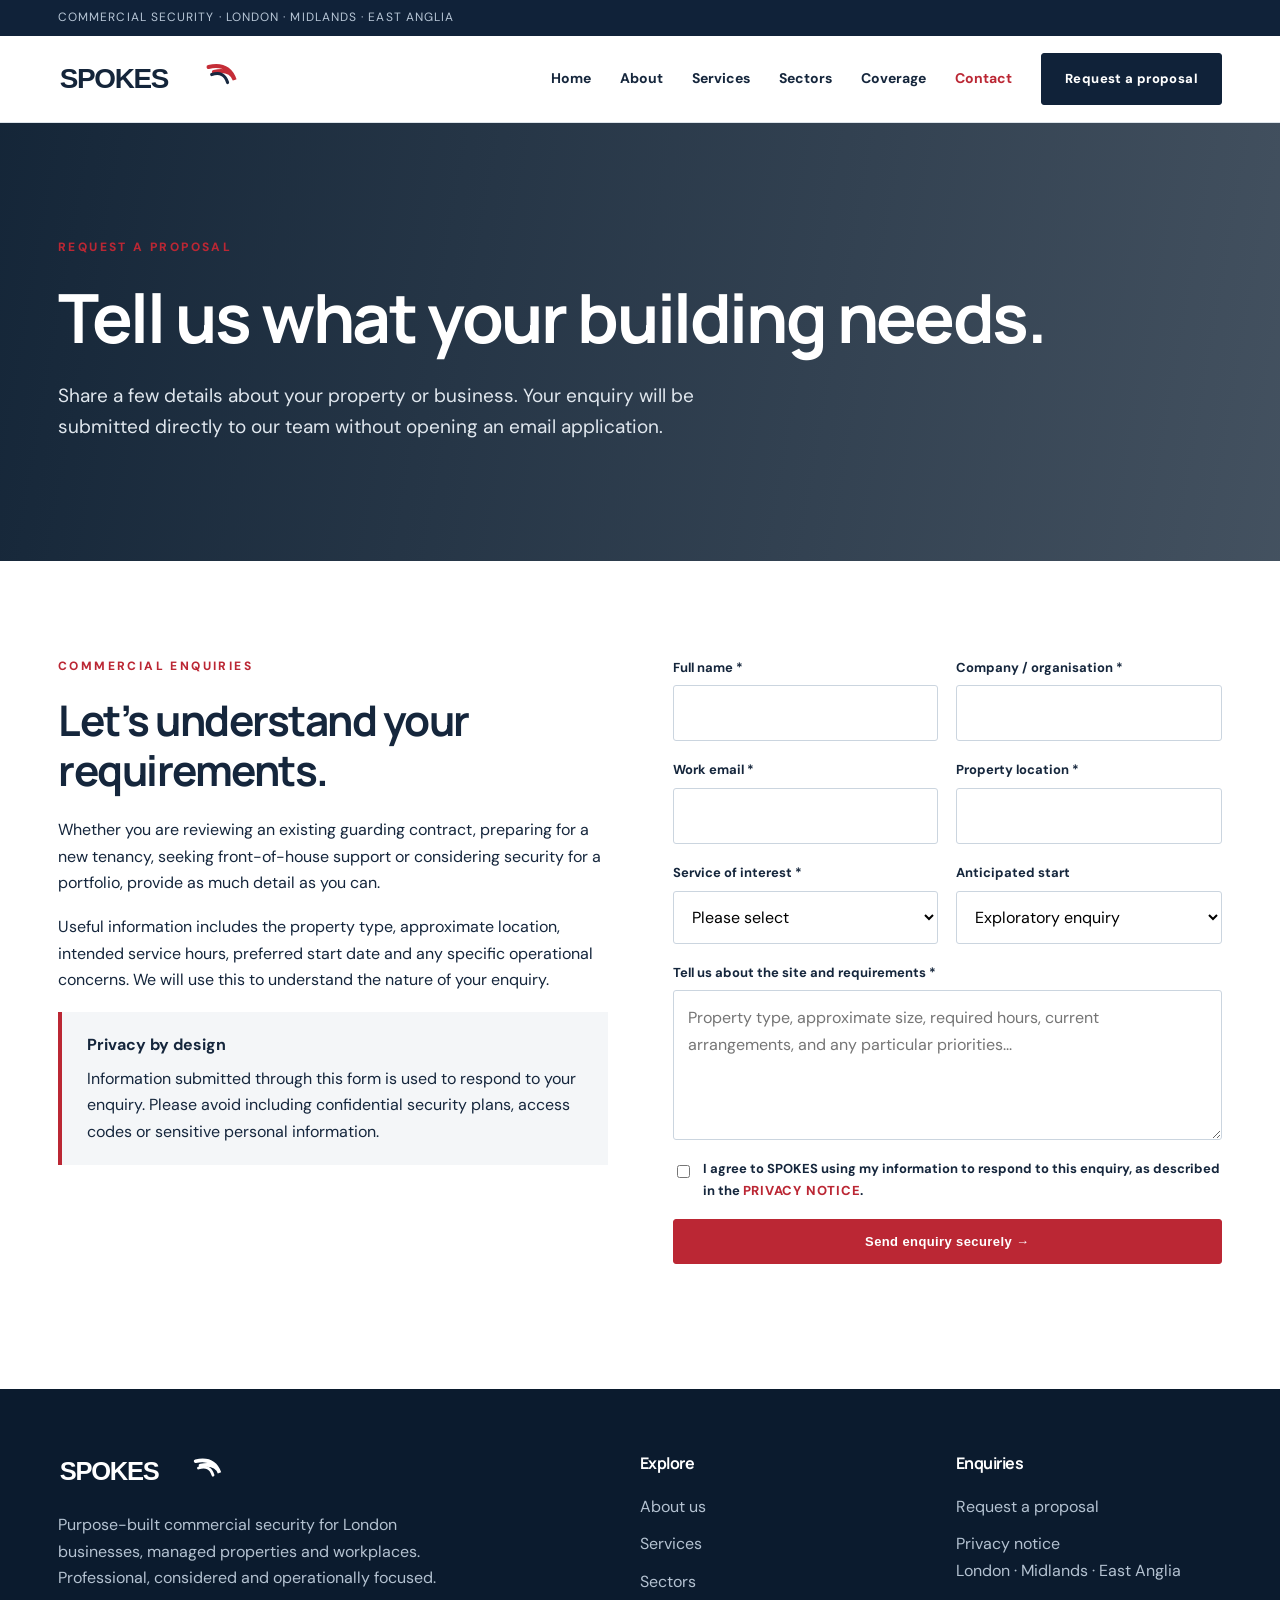
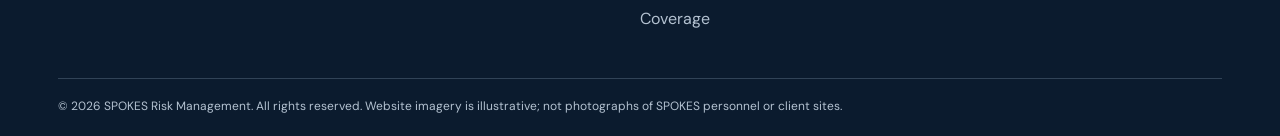
<file: contact/index.html>
<!doctype html><html lang="en-GB"><head><meta charset="utf-8"><meta name="viewport" content="width=device-width,initial-scale=1"><meta name="description" content="Request a corporate security proposal from SPOKES Risk Management."><title>Contact & Proposals | SPOKES Risk Management</title><link rel="icon" href="/favicon.svg" type="image/svg+xml"><link rel="stylesheet" href="/assets/css/styles.css"></head><body><div class="topbar"><div class="container">Commercial security · London · Midlands · East Anglia</div></div><header class="header"><div class="container nav"><a class="brand" href="/" aria-label="SPOKES home"><img src="/images/logo.svg" alt="SPOKES"></a><button class="menu" aria-label="Toggle menu" aria-expanded="false">☰</button><nav class="links" aria-label="Main navigation"><a href="/" >Home</a><a href="/about/" >About</a><a href="/services/" >Services</a><a href="/sectors/" >Sectors</a><a href="/coverage/" >Coverage</a><a href="/contact/" aria-current=page>Contact</a><a class="btn dark" href="/contact/">Request a proposal</a></nav></div></header><main><section class="pagehero"><div class="container"><span class="eyebrow">Request a proposal</span><h1>Tell us what your building needs.</h1><p>Share a few details about your property or business. Your enquiry will be submitted directly to our team without opening an email application.</p></div></section><section class="section"><div class="container split" style="align-items:start"><div><span class="eyebrow">Commercial enquiries</span><h2>Let’s understand your requirements.</h2><p>Whether you are reviewing an existing guarding contract, preparing for a new tenancy, seeking front-of-house support or considering security for a portfolio, provide as much detail as you can.</p><p>Useful information includes the property type, approximate location, intended service hours, preferred start date and any specific operational concerns. We will use this to understand the nature of your enquiry.</p><div class="highlight"><strong>Privacy by design</strong><p style="margin:8px 0 0">Information submitted through this form is used to respond to your enquiry. Please avoid including confidential security plans, access codes or sensitive personal information.</p></div></div><div><form id="enquiry" class="form" method="post" action="/send-enquiry.php"><div class="field"><label for="name">Full name *</label><input id="name" name="name" required maxlength="120" autocomplete="name"></div><div class="field"><label for="company">Company / organisation *</label><input id="company" name="company" required maxlength="160"></div><div class="field"><label for="email">Work email *</label><input id="email" type="email" name="email" required maxlength="180" autocomplete="email"></div><div class="field"><label for="location">Property location *</label><input id="location" name="location" required maxlength="180"></div><div class="field"><label for="service">Service of interest *</label><select id="service" name="service" required><option value="">Please select</option><option>Corporate security / guarding</option><option>Front of house / concierge</option><option>Commercial property protection</option><option>Access control</option><option>Mobile patrols</option><option>Risk review</option><option>Multiple services / other</option></select></div><div class="field"><label for="start">Anticipated start</label><select id="start" name="start"><option>Exploratory enquiry</option><option>As soon as possible</option><option>Within 30 days</option><option>Within 3 months</option><option>Future tender / procurement</option></select></div><div class="field full"><label for="message">Tell us about the site and requirements *</label><textarea id="message" name="message" required minlength="20" maxlength="5000" placeholder="Property type, approximate size, required hours, current arrangements, and any particular priorities..."></textarea></div><div style="position:absolute;left:-9999px" aria-hidden="true"><label>Leave blank<input name="website" tabindex="-1" autocomplete="off"></label></div><div class="field full"><label class="check"><input type="checkbox" required name="consent" value="yes"><span>I agree to SPOKES using my information to respond to this enquiry, as described in the <a class="text-link" href="/privacy/">privacy notice</a>.</span></label></div><div class="field full"><button class="btn" type="submit">Send enquiry securely →</button><div class="formstatus" role="status" aria-live="polite"></div></div></form></div></div></section></main><footer class="foot"><div class="container"><div class="footgrid"><div><a class="brand" href="/"><img src="/images/logo.svg" alt="SPOKES"></a><p style="margin-top:22px;max-width:400px">Purpose-built commercial security for London businesses, managed properties and workplaces. Professional, considered and operationally focused.</p></div><div><h4>Explore</h4><div class="footlinks"><a href="/about/">About us</a><a href="/services/">Services</a><a href="/sectors/">Sectors</a><a href="/coverage/">Coverage</a></div></div><div><h4>Enquiries</h4><div class="footlinks"><a href="/contact/">Request a proposal</a><a href="/privacy/">Privacy notice</a></div><p>London · Midlands · East Anglia</p></div></div><div class="copyright">© 2026 SPOKES Risk Management. All rights reserved. Website imagery is illustrative; not photographs of SPOKES personnel or client sites.</div></div></footer><script src="/assets/js/main.js" defer></script></body></html>
</file>
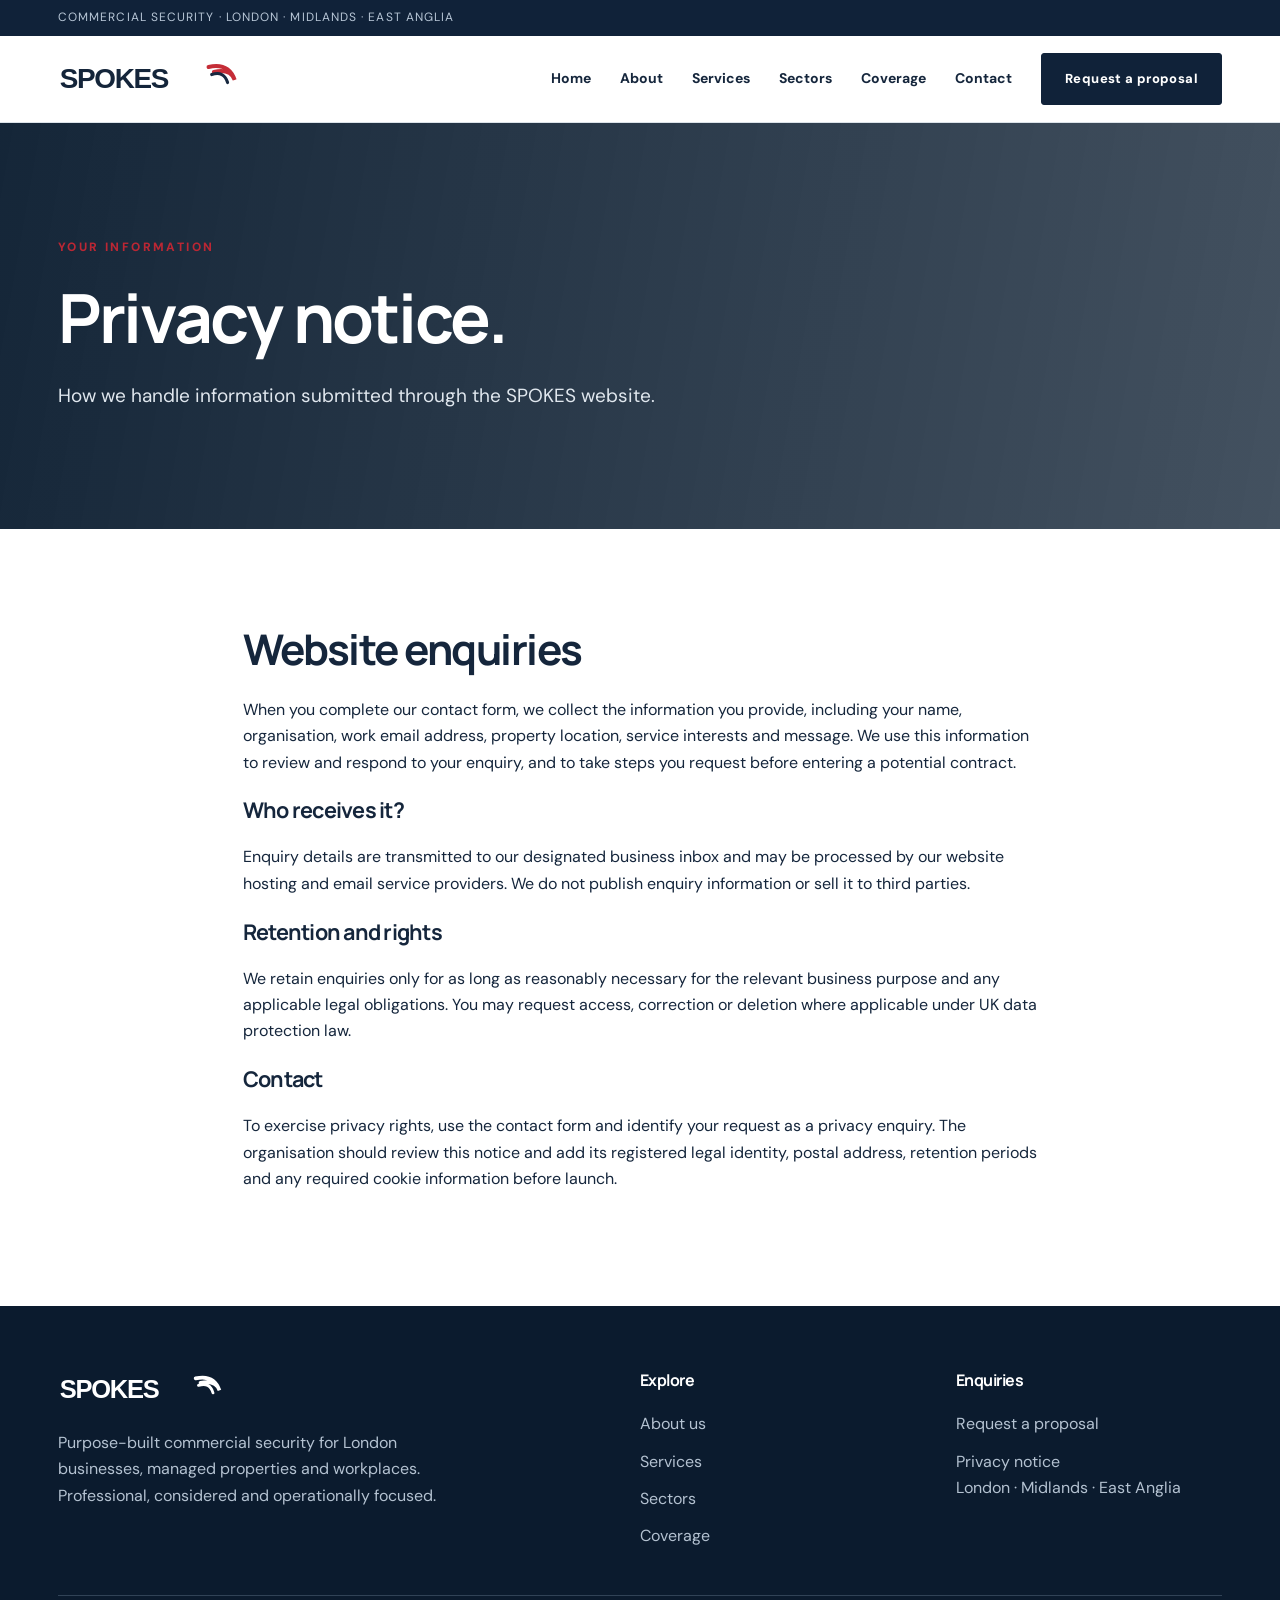
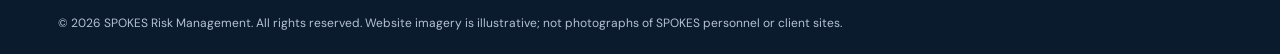
<file: privacy/index.html>
<!doctype html><html lang="en-GB"><head><meta charset="utf-8"><meta name="viewport" content="width=device-width,initial-scale=1"><meta name="description" content="Privacy information for website enquiries."><title>Privacy Notice | SPOKES Risk Management</title><link rel="icon" href="/favicon.svg" type="image/svg+xml"><link rel="stylesheet" href="/assets/css/styles.css"></head><body><div class="topbar"><div class="container">Commercial security · London · Midlands · East Anglia</div></div><header class="header"><div class="container nav"><a class="brand" href="/" aria-label="SPOKES home"><img src="/images/logo.svg" alt="SPOKES"></a><button class="menu" aria-label="Toggle menu" aria-expanded="false">☰</button><nav class="links" aria-label="Main navigation"><a href="/" >Home</a><a href="/about/" >About</a><a href="/services/" >Services</a><a href="/sectors/" >Sectors</a><a href="/coverage/" >Coverage</a><a href="/contact/" >Contact</a><a class="btn dark" href="/contact/">Request a proposal</a></nav></div></header><main><section class="pagehero"><div class="container"><span class="eyebrow">Your information</span><h1>Privacy notice.</h1><p>How we handle information submitted through the SPOKES website.</p></div></section><section class="section"><div class="container" style="max-width:850px"><h2>Website enquiries</h2><p>When you complete our contact form, we collect the information you provide, including your name, organisation, work email address, property location, service interests and message. We use this information to review and respond to your enquiry, and to take steps you request before entering a potential contract.</p><h3>Who receives it?</h3><p>Enquiry details are transmitted to our designated business inbox and may be processed by our website hosting and email service providers. We do not publish enquiry information or sell it to third parties.</p><h3>Retention and rights</h3><p>We retain enquiries only for as long as reasonably necessary for the relevant business purpose and any applicable legal obligations. You may request access, correction or deletion where applicable under UK data protection law.</p><h3>Contact</h3><p>To exercise privacy rights, use the contact form and identify your request as a privacy enquiry. The organisation should review this notice and add its registered legal identity, postal address, retention periods and any required cookie information before launch.</p></div></section></main><footer class="foot"><div class="container"><div class="footgrid"><div><a class="brand" href="/"><img src="/images/logo.svg" alt="SPOKES"></a><p style="margin-top:22px;max-width:400px">Purpose-built commercial security for London businesses, managed properties and workplaces. Professional, considered and operationally focused.</p></div><div><h4>Explore</h4><div class="footlinks"><a href="/about/">About us</a><a href="/services/">Services</a><a href="/sectors/">Sectors</a><a href="/coverage/">Coverage</a></div></div><div><h4>Enquiries</h4><div class="footlinks"><a href="/contact/">Request a proposal</a><a href="/privacy/">Privacy notice</a></div><p>London · Midlands · East Anglia</p></div></div><div class="copyright">© 2026 SPOKES Risk Management. All rights reserved. Website imagery is illustrative; not photographs of SPOKES personnel or client sites.</div></div></footer><script src="/assets/js/main.js" defer></script></body></html>
</file>
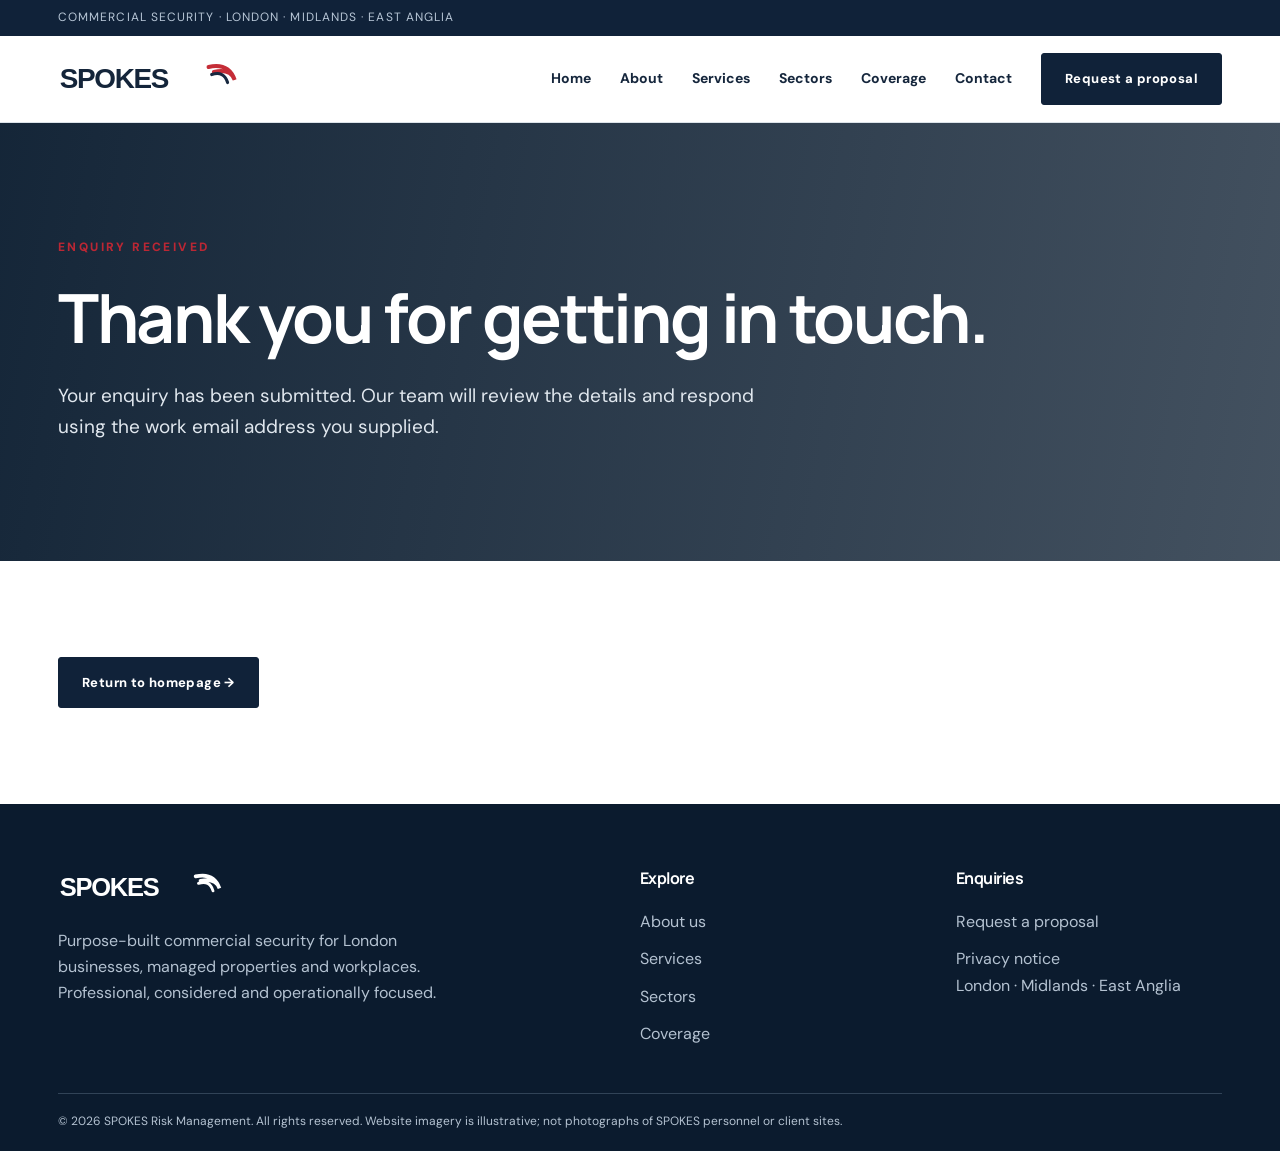
<file: thank-you/index.html>
<!doctype html><html lang="en-GB"><head><meta charset="utf-8"><meta name="viewport" content="width=device-width,initial-scale=1"><meta name="description" content="Thank you for your enquiry."><title>Thank You | SPOKES Risk Management</title><link rel="icon" href="/favicon.svg" type="image/svg+xml"><link rel="stylesheet" href="/assets/css/styles.css"></head><body><div class="topbar"><div class="container">Commercial security · London · Midlands · East Anglia</div></div><header class="header"><div class="container nav"><a class="brand" href="/" aria-label="SPOKES home"><img src="/images/logo.svg" alt="SPOKES"></a><button class="menu" aria-label="Toggle menu" aria-expanded="false">☰</button><nav class="links" aria-label="Main navigation"><a href="/" >Home</a><a href="/about/" >About</a><a href="/services/" >Services</a><a href="/sectors/" >Sectors</a><a href="/coverage/" >Coverage</a><a href="/contact/" >Contact</a><a class="btn dark" href="/contact/">Request a proposal</a></nav></div></header><main><section class="pagehero"><div class="container"><span class="eyebrow">Enquiry received</span><h1>Thank you for getting in touch.</h1><p>Your enquiry has been submitted. Our team will review the details and respond using the work email address you supplied.</p></div></section><section class="section"><div class="container"><a class="btn dark" href="/">Return to homepage →</a></div></section></main><footer class="foot"><div class="container"><div class="footgrid"><div><a class="brand" href="/"><img src="/images/logo.svg" alt="SPOKES"></a><p style="margin-top:22px;max-width:400px">Purpose-built commercial security for London businesses, managed properties and workplaces. Professional, considered and operationally focused.</p></div><div><h4>Explore</h4><div class="footlinks"><a href="/about/">About us</a><a href="/services/">Services</a><a href="/sectors/">Sectors</a><a href="/coverage/">Coverage</a></div></div><div><h4>Enquiries</h4><div class="footlinks"><a href="/contact/">Request a proposal</a><a href="/privacy/">Privacy notice</a></div><p>London · Midlands · East Anglia</p></div></div><div class="copyright">© 2026 SPOKES Risk Management. All rights reserved. Website imagery is illustrative; not photographs of SPOKES personnel or client sites.</div></div></footer><script src="/assets/js/main.js" defer></script></body></html>
</file>
<file: assets/css/styles.css>
@import url('https://fonts.googleapis.com/css2?family=DM+Sans:wght@400;500;600;700&family=Manrope:wght@400;500;600;700;800&display=swap');
:root{--navy:#102239;--ink:#15263c;--red:#bb2734;--muted:#617086;--pale:#f2f5f8;--line:#dce3e9}*{box-sizing:border-box}html{scroll-behavior:smooth}body{margin:0;color:var(--ink);font-family:'DM Sans',Arial,sans-serif;line-height:1.65}h1,h2,h3,h4{font-family:Manrope,Arial,sans-serif;line-height:1.17;letter-spacing:-.035em}h1{font-size:clamp(2.6rem,5.3vw,5.3rem);margin:0 0 23px}h2{font-size:clamp(2rem,3.3vw,3.3rem);margin:0 0 22px}h3{font-size:1.35rem}p{margin:0 0 18px}a{color:inherit;text-decoration:none}img{max-width:100%}.container{max-width:1220px;margin:auto;padding:0 28px}.topbar{background:var(--navy);color:#b7c6d6;font-size:12px;padding:8px 0;letter-spacing:.09em;text-transform:uppercase}.header{background:white;position:sticky;top:0;z-index:20;border-bottom:1px solid var(--line)}.nav{display:flex;align-items:center;justify-content:space-between;min-height:86px;gap:24px}.brand img{width:186px;display:block}.links{display:flex;align-items:center;gap:29px;font-weight:700;font-size:14px}.links a:hover,.links a[aria-current=page]{color:var(--red)}.btn{display:inline-flex;align-items:center;justify-content:center;gap:10px;background:var(--red);color:white;padding:14px 23px;font-size:13px;font-weight:800;letter-spacing:.03em;border:1px solid var(--red);border-radius:3px;transition:.2s}.btn:hover{background:#8e1b27}.btn.outline{background:transparent;color:white;border-color:#ffffff80}.btn.outline:hover{background:white;color:var(--navy)}.btn.dark{background:var(--navy);border-color:var(--navy)}.menu{display:none;background:transparent;border:0;font-size:27px;color:var(--navy)}.hero{min-height:680px;display:flex;align-items:center;color:white;position:relative;background:linear-gradient(90deg,rgba(9,24,41,.95),rgba(9,24,41,.69) 50%,rgba(9,24,41,.17)),url('https://images.unsplash.com/photo-1486406146926-c627a92ad1ab?auto=format&fit=crop&w=2000&q=85') center/cover}.hero .container{width:100%}.eyebrow{font-size:12px;letter-spacing:.2em;text-transform:uppercase;font-weight:800;color:var(--red);display:block;margin-bottom:20px}.hero .eyebrow{color:#ff9da5}.hero p{font-size:19px;max-width:660px;color:#e2eaf2}.actions{display:flex;gap:14px;flex-wrap:wrap;margin-top:31px}.section{padding:96px 0}.section.alt{background:var(--pale)}.lead{font-size:19px;color:#4d5d70;max-width:760px}.grid{display:grid;grid-template-columns:repeat(3,1fr);gap:24px}.grid.two{grid-template-columns:repeat(2,1fr)}.card{background:white;border:1px solid var(--line);overflow:hidden}.card .body{padding:29px}.card img{width:100%;height:230px;object-fit:cover;display:block}.card p{color:#58687b}.text-link{color:var(--red);font-weight:800;font-size:13px;text-transform:uppercase;letter-spacing:.06em}.split{display:grid;grid-template-columns:1fr 1fr;gap:65px;align-items:center}.split img{width:100%;height:530px;object-fit:cover}.statrow{display:grid;grid-template-columns:repeat(3,1fr);gap:15px;margin-top:28px}.stat{border-left:3px solid var(--red);padding-left:16px}.stat strong{display:block;font-size:19px}.stat small{color:var(--muted)}.darkpanel{background:var(--navy);color:white;padding:70px 0}.darkpanel p{color:#c6d1dc}.kicker{font-weight:800;color:var(--red);text-transform:uppercase;letter-spacing:.13em;font-size:12px}.pagehero{padding:115px 0 100px;background:linear-gradient(100deg,rgba(11,29,48,.96),rgba(11,29,48,.77)),url('https://images.unsplash.com/photo-1497366754035-f200968a6e72?auto=format&fit=crop&w=1800&q=85') center/cover;color:white}.pagehero p{max-width:730px;color:#e0e7ee;font-size:19px}.pill{display:inline-block;border:1px solid #cbd5df;border-radius:40px;padding:9px 15px;margin:5px 7px 5px 0;font-weight:700;font-size:13px}.list{padding-left:22px}.list li{margin-bottom:12px}.form{display:grid;grid-template-columns:1fr 1fr;gap:18px}.field{display:flex;flex-direction:column;gap:7px}.field.full{grid-column:1/-1}label{font-weight:700;font-size:13px}input,select,textarea{width:100%;padding:14px;border:1px solid #cbd5df;border-radius:3px;font:inherit;background:white}textarea{min-height:150px;resize:vertical}.check{display:flex;gap:10px;align-items:flex-start}.check input{width:auto;margin-top:7px}.foot{background:#0b1b2e;color:#b4c2d1;padding:65px 0 20px}.footgrid{display:grid;grid-template-columns:2fr 1fr 1fr;gap:50px}.foot a:hover{color:white}.foot h4{color:white;margin-top:0}.foot .brand img{filter:brightness(0) invert(1);width:170px}.footlinks{display:flex;flex-direction:column;gap:11px}.copyright{border-top:1px solid #314357;padding-top:18px;margin-top:45px;font-size:12px}.note{font-size:12px;color:var(--muted)}.highlight{border-left:4px solid var(--red);padding:20px 25px;background:#f4f6f8}.photo-credit{font-size:11px;color:#778595}.formstatus{font-weight:700;min-height:22px}.badge{background:#e8edf2;color:#233a52;padding:7px 12px;font-size:11px;text-transform:uppercase;font-weight:800;letter-spacing:.07em}.imageframe{position:relative}.imageframe:after{content:'';position:absolute;bottom:-14px;right:-14px;width:40%;height:45%;border:8px solid var(--red);z-index:-1}@media(max-width:900px){.links{display:none;position:absolute;top:100%;left:0;right:0;background:white;padding:25px;box-shadow:0 12px 20px #0002;flex-direction:column;align-items:flex-start}.links.open{display:flex}.menu{display:block}.grid,.grid.two,.split{grid-template-columns:1fr}.footgrid{grid-template-columns:1fr 1fr}.hero{min-height:600px}.split img{height:350px}}@media(max-width:560px){.container{padding:0 20px}.section{padding:65px 0}.hero{min-height:630px}.hero p{font-size:17px}.form,.footgrid,.statrow{grid-template-columns:1fr}.field.full{grid-column:auto}.nav{min-height:74px}.brand img{width:150px}}
</file>
